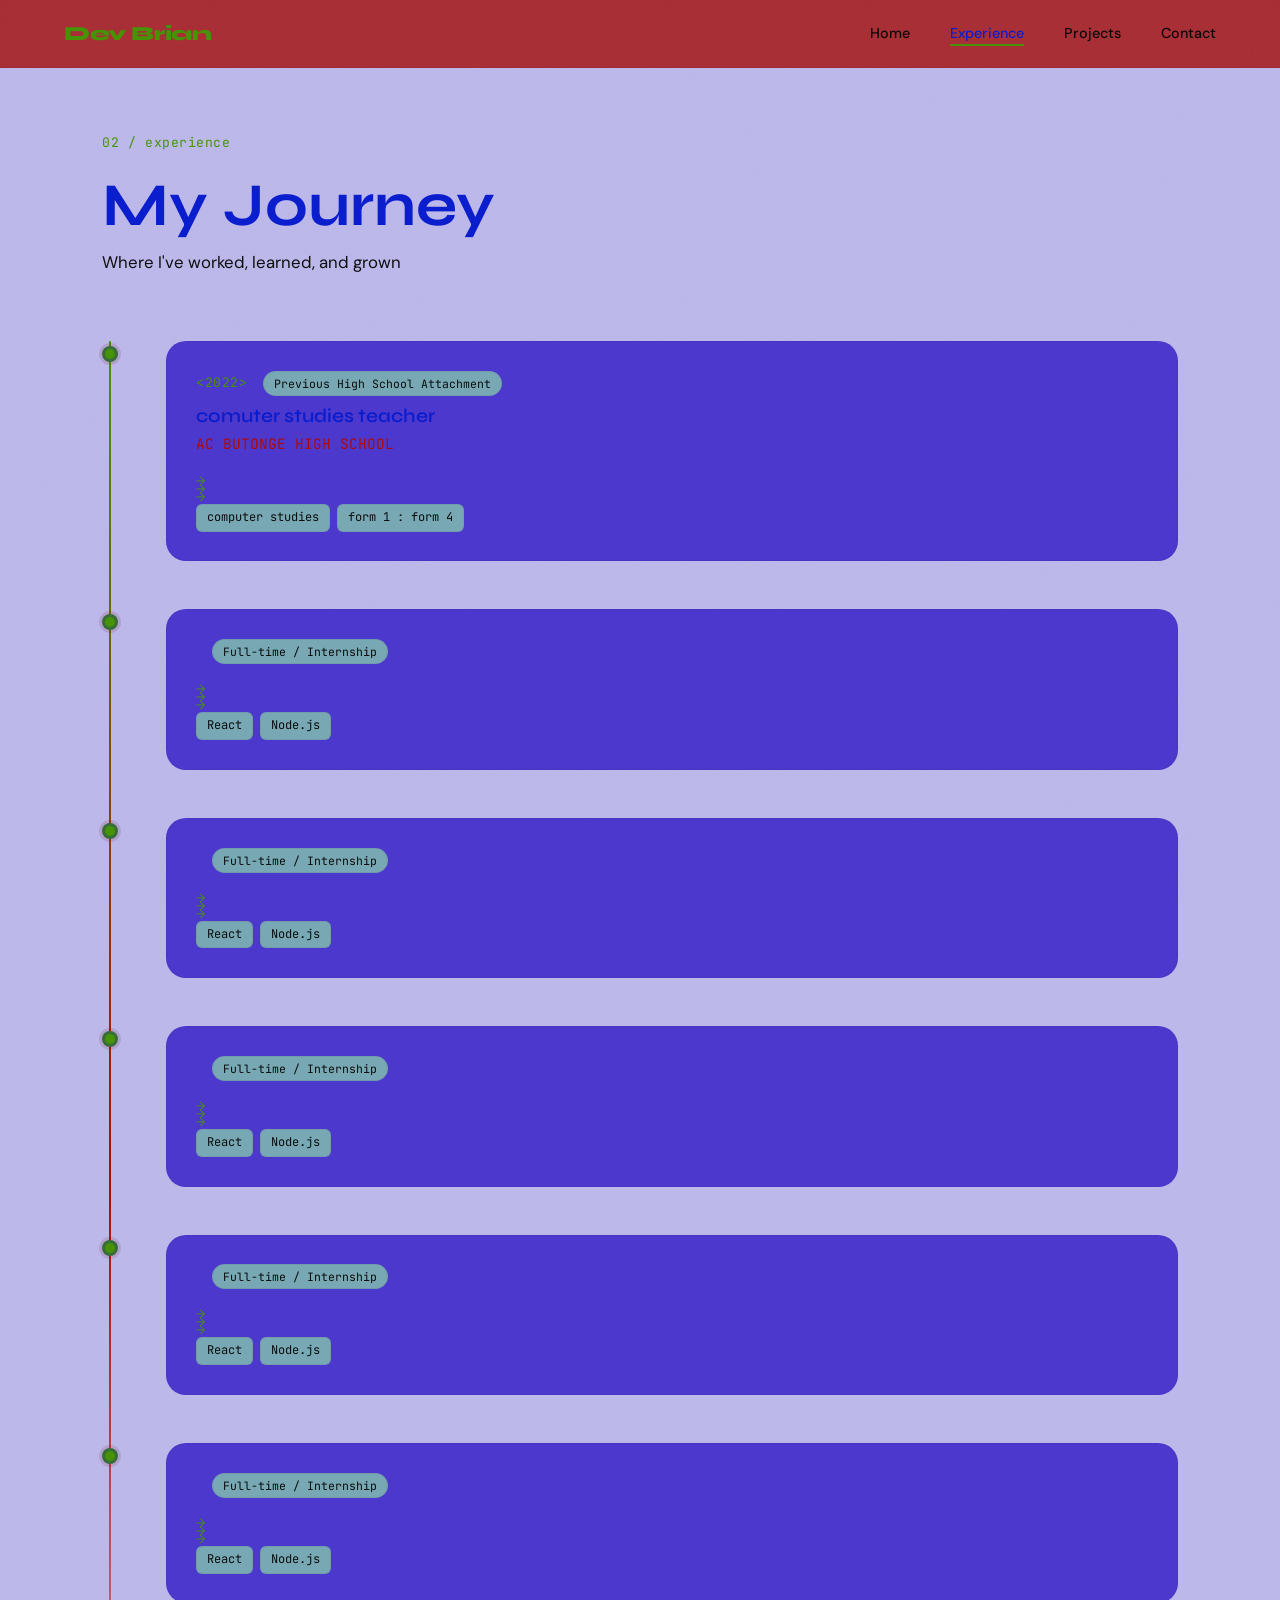
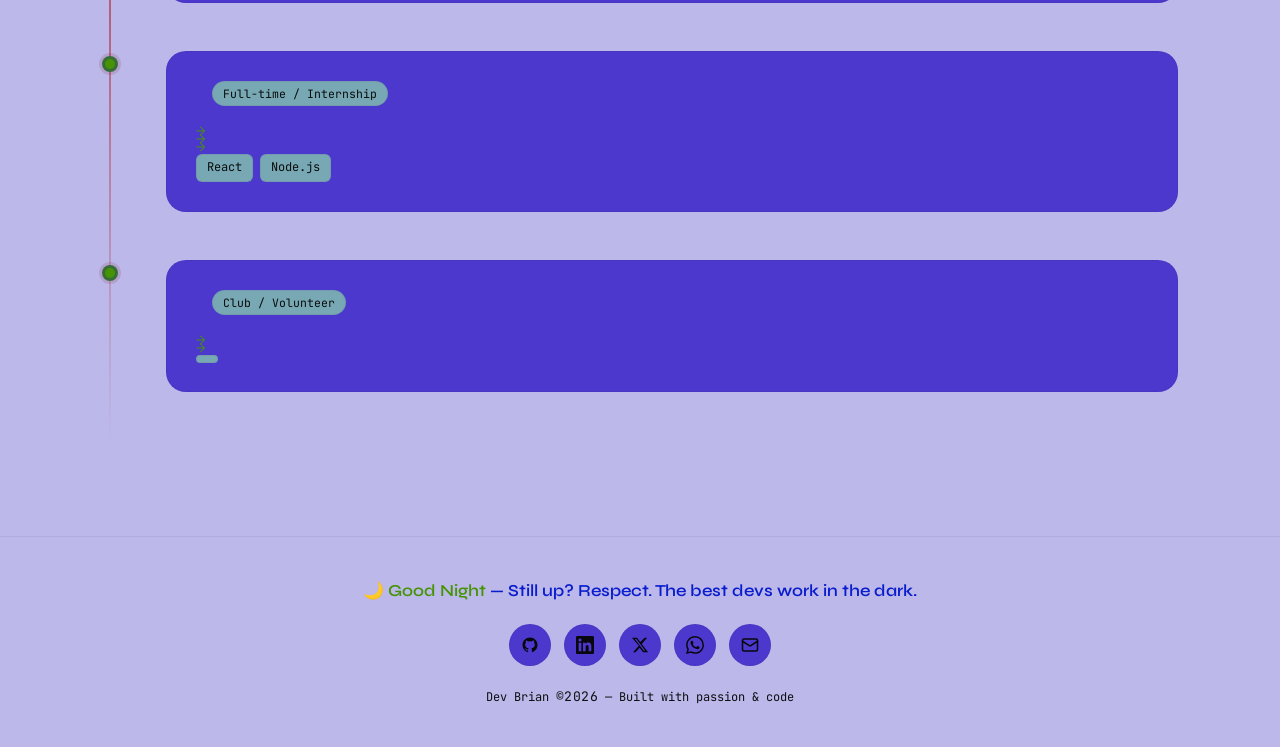
<file: experience.html>
<!DOCTYPE html>
<html lang="en">

<head>
    <meta charset="UTF-8" />
    <meta name="viewport" content="width=device-width, initial-scale=1.0" />
    <title>Dev Brian | Experience</title>
    <link rel="preconnect" href="https://fonts.googleapis.com">
    <link rel="preconnect" href="https://fonts.gstatic.com" crossorigin>
    <link
        href="https://fonts.googleapis.com/css2?family=Syne:wght@400;600;700;800&family=DM+Sans:ital,wght@0,300;0,400;0,500;1,300&family=JetBrains+Mono:wght@400;500&display=swap"
        rel="stylesheet">
    <link rel="stylesheet" href="style.css">
</head>

<body>

    <nav class="navbar">
        <div class="nav-brand">Dev Brian</div>
        <button class="nav-toggle" id="navToggle" aria-label="Toggle menu">
            <span></span><span></span><span></span>
        </button>
        <ul class="nav-links" id="navLinks">
            <li><a href="index.html">Home</a></li>
            <li><a href="experience.html" class="active">Experience</a></li>
            <li><a href="projects.html">Projects</a></li>
            <li><a href="contact.html">Contact</a></li>
        </ul>
    </nav>

    <div class="page-hero">
        <span class="section-label mono">02 / experience</span>
        <h1>My Journey</h1>
        <p>Where I've worked, learned, and grown</p>
    </div>

    <section class="experience-section">
        <div class="timeline">

            <!-- DUPLICATE THIS BLOCK TO ADD MORE EXPERIENCE -->
            <div class="timeline-item">
                <div class="timeline-dot"></div>
                <div class="timeline-content">
                    <div class="timeline-meta">
                        <span class="timeline-date mono">
                            <2022>
                        </span>
                        <span class="timeline-type">Previous High School Attachment</span>
                    </div>
                    <h3 class="timeline-role">comuter studies teacher</h3>
                    <p class="timeline-company">AC BUTONGE HIGH SCHOOL</p>
                    <ul class="timeline-bullets">
                        <li><!-- Responsibility / Achievement --></li>
                        <li><!-- Responsibility / Achievement --></li>
                        <li><!-- Responsibility / Achievement --></li>
                    </ul>
                    <div class="timeline-tags">
                        <span>computer studies</span><span>form 1 : form 4</span><!-- ADD TECH USED -->
                    </div>
                </div>
            </div>
            <div class="timeline-item">
                <div class="timeline-dot"></div>
                <div class="timeline-content">
                    <div class="timeline-meta">
                        <span class="timeline-date mono"><!-- DATE e.g. Jan 2024 - Present --></span>
                        <span class="timeline-type">Full-time / Internship</span>
                    </div>
                    <h3 class="timeline-role"><!-- JOB TITLE --></h3>
                    <p class="timeline-company"><!-- COMPANY NAME --></p>
                    <ul class="timeline-bullets">
                        <li><!-- Responsibility / Achievement --></li>
                        <li><!-- Responsibility / Achievement --></li>
                        <li><!-- Responsibility / Achievement --></li>
                    </ul>
                    <div class="timeline-tags">
                        <span>React</span><span>Node.js</span><!-- ADD TECH USED -->
                    </div>
                </div>
            </div>
            <div class="timeline-item">
                <div class="timeline-dot"></div>
                <div class="timeline-content">
                    <div class="timeline-meta">
                        <span class="timeline-date mono"><!-- DATE e.g. Jan 2024 - Present --></span>
                        <span class="timeline-type">Full-time / Internship</span>
                    </div>
                    <h3 class="timeline-role"><!-- JOB TITLE --></h3>
                    <p class="timeline-company"><!-- COMPANY NAME --></p>
                    <ul class="timeline-bullets">
                        <li><!-- Responsibility / Achievement --></li>
                        <li><!-- Responsibility / Achievement --></li>
                        <li><!-- Responsibility / Achievement --></li>
                    </ul>
                    <div class="timeline-tags">
                        <span>React</span><span>Node.js</span><!-- ADD TECH USED -->
                    </div>
                </div>
            </div>
            <div class="timeline-item">
                <div class="timeline-dot"></div>
                <div class="timeline-content">
                    <div class="timeline-meta">
                        <span class="timeline-date mono"><!-- DATE e.g. Jan 2024 - Present --></span>
                        <span class="timeline-type">Full-time / Internship</span>
                    </div>
                    <h3 class="timeline-role"><!-- JOB TITLE --></h3>
                    <p class="timeline-company"><!-- COMPANY NAME --></p>
                    <ul class="timeline-bullets">
                        <li><!-- Responsibility / Achievement --></li>
                        <li><!-- Responsibility / Achievement --></li>
                        <li><!-- Responsibility / Achievement --></li>
                    </ul>
                    <div class="timeline-tags">
                        <span>React</span><span>Node.js</span><!-- ADD TECH USED -->
                    </div>
                </div>
            </div>
            <div class="timeline-item">
                <div class="timeline-dot"></div>
                <div class="timeline-content">
                    <div class="timeline-meta">
                        <span class="timeline-date mono"><!-- DATE e.g. Jan 2024 - Present --></span>
                        <span class="timeline-type">Full-time / Internship</span>
                    </div>
                    <h3 class="timeline-role"><!-- JOB TITLE --></h3>
                    <p class="timeline-company"><!-- COMPANY NAME --></p>
                    <ul class="timeline-bullets">
                        <li><!-- Responsibility / Achievement --></li>
                        <li><!-- Responsibility / Achievement --></li>
                        <li><!-- Responsibility / Achievement --></li>
                    </ul>
                    <div class="timeline-tags">
                        <span>React</span><span>Node.js</span><!-- ADD TECH USED -->
                    </div>
                </div>
            </div>
            <div class="timeline-item">
                <div class="timeline-dot"></div>
                <div class="timeline-content">
                    <div class="timeline-meta">
                        <span class="timeline-date mono"><!-- DATE e.g. Jan 2024 - Present --></span>
                        <span class="timeline-type">Full-time / Internship</span>
                    </div>
                    <h3 class="timeline-role"><!-- JOB TITLE --></h3>
                    <p class="timeline-company"><!-- COMPANY NAME --></p>
                    <ul class="timeline-bullets">
                        <li><!-- Responsibility / Achievement --></li>
                        <li><!-- Responsibility / Achievement --></li>
                        <li><!-- Responsibility / Achievement --></li>
                    </ul>
                    <div class="timeline-tags">
                        <span>React</span><span>Node.js</span><!-- ADD TECH USED -->
                    </div>
                </div>
            </div>
            <div class="timeline-item">
                <div class="timeline-dot"></div>
                <div class="timeline-content">
                    <div class="timeline-meta">
                        <span class="timeline-date mono"><!-- DATE e.g. Jan 2024 - Present --></span>
                        <span class="timeline-type">Full-time / Internship</span>
                    </div>
                    <h3 class="timeline-role"><!-- JOB TITLE --></h3>
                    <p class="timeline-company"><!-- COMPANY NAME --></p>
                    <ul class="timeline-bullets">
                        <li><!-- Responsibility / Achievement --></li>
                        <li><!-- Responsibility / Achievement --></li>
                        <li><!-- Responsibility / Achievement --></li>
                    </ul>
                    <div class="timeline-tags">
                        <span>React</span><span>Node.js</span><!-- ADD TECH USED -->
                    </div>
                </div>
            </div>

            <div class="timeline-item">
                <div class="timeline-dot"></div>
                <div class="timeline-content">
                    <div class="timeline-meta">
                        <span class="timeline-date mono"><!-- DATE --></span>
                        <span class="timeline-type">Club / Volunteer</span>
                    </div>
                    <h3 class="timeline-role"><!-- ROLE --></h3>
                    <p class="timeline-company"><!-- ORGANIZATION --></p>
                    <ul class="timeline-bullets">
                        <li><!-- Responsibility --></li>
                        <li><!-- Responsibility --></li>
                    </ul>
                    <div class="timeline-tags">
                        <span><!-- Skill --></span>
                    </div>
                </div>
            </div>

        </div>
    </section>

    <footer class="footer">
        <p class="footer-greeting" id="footerGreeting"></p>
        <div class="footer-socials">
            <a href="https://github.com/Brisoft-ke" target="_blank" class="footer-social-link" title="GitHub">
                <svg width="18" height="18" viewBox="0 0 24 24" fill="currentColor">
                    <path
                        d="M12 2C6.477 2 2 6.477 2 12c0 4.418 2.865 8.166 6.839 9.489.5.092.682-.217.682-.482 0-.237-.009-.868-.013-1.703-2.782.604-3.369-1.342-3.369-1.342-.454-1.155-1.11-1.463-1.11-1.463-.908-.62.069-.608.069-.608 1.003.07 1.531 1.03 1.531 1.03.892 1.529 2.341 1.087 2.91.832.092-.647.35-1.088.636-1.338-2.22-.253-4.555-1.11-4.555-4.943 0-1.091.39-1.984 1.029-2.683-.103-.253-.446-1.27.098-2.647 0 0 .84-.269 2.75 1.025A9.564 9.564 0 0112 6.844a9.59 9.59 0 012.504.337c1.909-1.294 2.747-1.025 2.747-1.025.546 1.377.202 2.394.1 2.647.64.699 1.028 1.592 1.028 2.683 0 3.842-2.339 4.687-4.566 4.935.359.309.678.919.678 1.852 0 1.336-.012 2.415-.012 2.741 0 .267.18.578.688.48C19.138 20.163 22 16.418 22 12c0-5.523-4.477-10-10-10z" />
                </svg>
            </a>
            <a href="https://linkedin.com/in/dev-brian-3a4707363" target="_blank" class="footer-social-link"
                title="LinkedIn">
                <svg width="18" height="18" viewBox="0 0 24 24" fill="currentColor">
                    <path
                        d="M20.447 20.452h-3.554v-5.569c0-1.328-.027-3.037-1.852-3.037-1.853 0-2.136 1.445-2.136 2.939v5.667H9.351V9h3.414v1.561h.046c.477-.9 1.637-1.85 3.37-1.85 3.601 0 4.267 2.37 4.267 5.455v6.286zM5.337 7.433a2.062 2.062 0 01-2.063-2.065 2.064 2.064 0 112.063 2.065zm1.782 13.019H3.555V9h3.564v11.452zM22.225 0H1.771C.792 0 0 .774 0 1.729v20.542C0 23.227.792 24 1.771 24h20.451C23.2 24 24 23.227 24 22.271V1.729C24 .774 23.2 0 22.222 0h.003z" />
                </svg>
            </a>
            <a href="https://twitter.com/dev_brianke" target="_blank" class="footer-social-link" title="Twitter / X">
                <svg width="18" height="18" viewBox="0 0 24 24" fill="currentColor">
                    <path
                        d="M18.244 2.25h3.308l-7.227 8.26 8.502 11.24H16.17l-4.714-6.231-5.401 6.231H2.744l7.737-8.835L1.254 2.25H8.08l4.253 5.622zm-1.161 17.52h1.833L7.084 4.126H5.117z" />
                </svg>
            </a>
            <a href="https://wa.me/254721611767" target="_blank" class="footer-social-link" title="WhatsApp">
                <svg width="18" height="18" viewBox="0 0 24 24" fill="currentColor">
                    <path
                        d="M17.472 14.382c-.297-.149-1.758-.867-2.03-.967-.273-.099-.471-.148-.67.15-.197.297-.767.966-.94 1.164-.173.199-.347.223-.644.075-.297-.15-1.255-.463-2.39-1.475-.883-.788-1.48-1.761-1.653-2.059-.173-.297-.018-.458.13-.606.134-.133.298-.347.446-.52.149-.174.198-.298.298-.497.099-.198.05-.371-.025-.52-.075-.149-.669-1.612-.916-2.207-.242-.579-.487-.5-.669-.51-.173-.008-.371-.01-.57-.01-.198 0-.52.074-.792.372-.272.297-1.04 1.016-1.04 2.479 0 1.462 1.065 2.875 1.213 3.074.149.198 2.096 3.2 5.077 4.487.709.306 1.262.489 1.694.625.712.227 1.36.195 1.871.118.571-.085 1.758-.719 2.006-1.413.248-.694.248-1.289.173-1.413-.074-.124-.272-.198-.57-.347m-5.421 7.403h-.004a9.87 9.87 0 01-5.031-1.378l-.361-.214-3.741.982.998-3.648-.235-.374a9.86 9.86 0 01-1.51-5.26c.001-5.45 4.436-9.884 9.888-9.884 2.64 0 5.122 1.03 6.988 2.898a9.825 9.825 0 012.893 6.994c-.003 5.45-4.437 9.884-9.885 9.884m8.413-18.297A11.815 11.815 0 0012.05 0C5.495 0 .16 5.335.157 11.892c0 2.096.547 4.142 1.588 5.945L.057 24l6.305-1.654a11.882 11.882 0 005.683 1.448h.005c6.554 0 11.89-5.335 11.893-11.893a11.821 11.821 0 00-3.48-8.413z" />
                </svg>
            </a>
            <a href="mailto:wamalwabrian337@gmail.com" class="footer-social-link" title="Email">
                <svg width="18" height="18" viewBox="0 0 24 24" fill="none" stroke="currentColor" stroke-width="2"
                    stroke-linecap="round" stroke-linejoin="round">
                    <rect x="2" y="4" width="20" height="16" rx="2" />
                    <path d="m22 7-8.97 5.7a1.94 1.94 0 0 1-2.06 0L2 7" />
                </svg>
            </a>
        </div>
        <p class="footer-copy">Dev Brian <span class="mono">©2026</span> — Built with passion & code</p>
    </footer>

    <script src="main.js"></script>
</body>

</html>
</file>
<file: style.css>
/* ============================================================
   DEV BRIAN PORTFOLIO — style.css
   Dark theme · Syne + DM Sans + JetBrains Mono
   ============================================================ */

/* ---------- RESET & VARIABLES ---------- */
*,
*::before,
*::after {
    box-sizing: border-box;
    margin: 0;
    padding: 0;
}

:root {
    --bg: #1509b649;
    --bg2: hsl(248, 59%, 51%);
    --bg3: rgb(119, 168, 180);
    --border: rgba(50, 2, 82, 0.07);
    --text: #0a1dce;
    --text-muted: #050505f3;
    --accent: #469406;
    /* electric mint */
    --accent2: #ac0b0b;
    /* cobalt blue */
    --accent-dim: rgba(107, 5, 5, 0.12);
    --font-display: 'Syne', sans-serif;
    --font-body: 'DM Sans', sans-serif;
    --font-mono: 'JetBrains Mono', monospace;
    --radius: 12px;
    --radius-lg: 20px;
    --nav-h: 68px;
    --transition: 0.3s cubic-bezier(0.4, 0, 0.2, 1);
}

html {
    scroll-behavior: smooth;
}

body {
    background: var(--bg);
    color: var(--text);
    font-family: var(--font-body);
    font-size: 16px;
    line-height: 1.65;
    min-height: 100vh;
    overflow-x: hidden;
}

/* noise grain overlay */
body::before {
    content: '';
    position: fixed;
    inset: 0;
    background-image: url("data:image/svg+xml,%3Csvg viewBox='0 0 256 256' xmlns='http://www.w3.org/2000/svg'%3E%3Cfilter id='n'%3E%3CfeTurbulence type='fractalNoise' baseFrequency='0.9' numOctaves='4' stitchTiles='stitch'/%3E%3C/filter%3E%3Crect width='100%25' height='100%25' filter='url(%23n)' opacity='0.03'/%3E%3C/svg%3E");
    pointer-events: none;
    z-index: 0;
    opacity: 0.5;
}

/* ---------- TYPOGRAPHY ---------- */
h1,
h2,
h3 {
    font-family: var(--font-display);
    font-weight: 700;
    line-height: 1.15;
}

h1 {
    font-size: clamp(2.8rem, 7vw, 5.5rem);
}

h2 {
    font-size: clamp(1.8rem, 4vw, 2.8rem);
}

h3 {
    font-size: 1.15rem;
    font-weight: 600;
}

.mono {
    font-family: var(--font-mono);
    font-size: 0.82rem;
    letter-spacing: 0.04em;
}

.accent {
    color: var(--accent);
}

a {
    color: inherit;
    text-decoration: none;
}

/* ---------- NAVBAR ---------- */
.navbar {
    position: fixed;
    top: 0;
    left: 0;
    right: 0;
    z-index: 100;
    display: flex;
    align-items: center;
    justify-content: space-between;
    height: var(--nav-h);
    padding: 0 clamp(1.5rem, 5vw, 4rem);
    background: rgba(165, 23, 23, 0.85);
    backdrop-filter: blur(16px);
    border-bottom: 1px solid var(--border);
}

.nav-brand {
    font-family: var(--font-display);
    font-weight: 800;
    font-size: 1.25rem;
    color: var(--accent);
    letter-spacing: -0.02em;
}

.nav-links {
    list-style: none;
    display: flex;
    gap: 2.5rem;
}

.nav-links a {
    font-size: 0.9rem;
    font-weight: 500;
    color: var(--text-muted);
    position: relative;
    transition: color var(--transition);
}

.nav-links a::after {
    content: '';
    position: absolute;
    bottom: -4px;
    left: 0;
    width: 0;
    height: 2px;
    background: var(--accent);
    transition: width var(--transition);
    border-radius: 2px;
}

.nav-links a:hover,
.nav-links a.active {
    color: var(--text);
}

.nav-links a:hover::after,
.nav-links a.active::after {
    width: 100%;
}

.nav-toggle {
    display: none;
    flex-direction: column;
    gap: 5px;
    background: none;
    border: none;
    cursor: pointer;
    padding: 4px;
}

.nav-toggle span {
    display: block;
    width: 24px;
    height: 2px;
    background: var(--text);
    border-radius: 2px;
    transition: var(--transition);
}

/* ---------- HERO ---------- */
.hero {
    min-height: 100vh;
    padding: calc(var(--nav-h) + 4rem) clamp(1.5rem, 8vw, 8rem) 5rem;
    display: flex;
    align-items: center;
    gap: 4rem;
    position: relative;
}

/* radial glow behind hero */
.hero::after {
    content: '';
    position: absolute;
    top: 15%;
    left: 55%;
    width: 600px;
    height: 600px;
    background: radial-gradient(circle, rgba(110, 255, 194, 0.07) 0%, transparent 70%);
    pointer-events: none;
}

.hero-left {
    flex: 1;
    max-width: 600px;
}

.hero-right {
    flex: 0 0 340px;
    position: relative;
    display: flex;
    justify-content: center;
}

.hero-tag {
    display: inline-flex;
    align-items: center;
    gap: 8px;
    background: var(--accent-dim);
    border: 1px solid rgba(110, 255, 194, 0.2);
    border-radius: 100px;
    padding: 6px 14px;
    font-size: 0.78rem;
    font-family: var(--font-mono);
    color: var(--accent);
    margin-bottom: 1.5rem;
    animation: fadeUp 0.6s ease both;
}

.dot {
    width: 7px;
    height: 7px;
    border-radius: 50%;
    background: var(--accent);
    animation: pulse 2s ease infinite;
}

@keyframes pulse {

    0%,
    100% {
        opacity: 1;
        transform: scale(1);
    }

    50% {
        opacity: 0.4;
        transform: scale(0.7);
    }
}

.hero-name {
    animation: fadeUp 0.7s 0.1s ease both;
    margin-bottom: 0.5rem;
}

.hero-title {
    font-family: var(--font-mono);
    font-size: 0.95rem;
    color: var(--accent2);
    letter-spacing: 0.08em;
    text-transform: uppercase;
    margin-bottom: 1.4rem;
    animation: fadeUp 0.7s 0.2s ease both;
}

.hero-bio {
    font-size: 1.05rem;
    color: var(--text-muted);
    max-width: 480px;
    margin-bottom: 2rem;
    font-weight: 300;
    animation: fadeUp 0.7s 0.3s ease both;
}

.hero-cta {
    display: flex;
    gap: 1rem;
    flex-wrap: wrap;
    margin-bottom: 2.5rem;
    animation: fadeUp 0.7s 0.4s ease both;
}

.btn-primary {
    display: inline-block;
    background: var(--accent);
    color: #0a0a0c;
    font-family: var(--font-display);
    font-weight: 700;
    font-size: 0.9rem;
    padding: 0.8rem 1.8rem;
    border-radius: var(--radius);
    transition: var(--transition);
    letter-spacing: 0.02em;
    border: 2px solid var(--accent);
}

.btn-primary:hover {
    background: transparent;
    color: var(--accent);
    transform: translateY(-2px);
    box-shadow: 0 8px 30px rgba(110, 255, 194, 0.15);
}

.btn-outline {
    display: inline-block;
    background: transparent;
    color: var(--text);
    font-family: var(--font-display);
    font-weight: 600;
    font-size: 0.9rem;
    padding: 0.8rem 1.8rem;
    border-radius: var(--radius);
    border: 2px solid var(--border);
    transition: var(--transition);
}

.btn-outline:hover {
    border-color: var(--accent);
    color: var(--accent);
    transform: translateY(-2px);
}

.hero-stats {
    display: flex;
    align-items: center;
    gap: 1.5rem;
    animation: fadeUp 0.7s 0.5s ease both;
}

.stat {
    display: flex;
    flex-direction: column;
}

.stat-num {
    font-family: var(--font-display);
    font-size: 1.6rem;
    font-weight: 800;
    color: var(--text);
}

.stat-label {
    font-size: 0.75rem;
    color: var(--text-muted);
}

.stat-divider {
    width: 1px;
    height: 40px;
    background: var(--border);
}

/* Hero image */
.hero-img-wrap {
    position: relative;
    width: 260px;
    height: 260px;
    animation: fadeUp 0.8s 0.3s ease both;
}

.hero-img-ring {
    position: absolute;
    inset: -12px;
    border-radius: 50%;
    border: 2px dashed rgba(110, 255, 194, 0.3);
    animation: spin 20s linear infinite;
}

@keyframes spin {
    to {
        transform: rotate(360deg);
    }
}

.hero-img {
    width: 260px;
    height: 260px;
    border-radius: 50%;
    object-fit: cover;
    border: 3px solid var(--accent-dim);
    display: block;
}

.hero-img-placeholder {
    width: 260px;
    height: 260px;
    border-radius: 50%;
    background: var(--bg3);
    border: 3px solid var(--border);
    display: none;
    align-items: center;
    justify-content: center;
    font-family: var(--font-display);
    font-size: 3rem;
    font-weight: 800;
    color: var(--accent);
}

.floating-badge {
    position: absolute;
    background: var(--bg3);
    border: 1px solid var(--border);
    border-radius: 100px;
    padding: 8px 16px;
    font-size: 0.78rem;
    white-space: nowrap;
    box-shadow: 0 8px 32px rgba(0, 0, 0, 0.4);
}

.badge-1 {
    top: -10px;
    right: -30px;
    color: var(--accent);
    animation: float1 4s ease-in-out infinite;
}

.badge-2 {
    bottom: 10px;
    left: -30px;
    animation: float2 4s 1s ease-in-out infinite;
}

@keyframes float1 {

    0%,
    100% {
        transform: translateY(0)
    }

    50% {
        transform: translateY(-10px)
    }
}

@keyframes float2 {

    0%,
    100% {
        transform: translateY(0)
    }

    50% {
        transform: translateY(8px)
    }
}

/* ---------- SECTION COMMONS ---------- */
.section-header {
    text-align: center;
    margin-bottom: 3.5rem;
}

.section-label {
    display: inline-block;
    color: var(--accent);
    margin-bottom: 0.6rem;
}

.section-sub {
    color: var(--text-muted);
    margin-top: 0.6rem;
    font-size: 1rem;
}

/* ---------- SKILLS SECTION ---------- */
.skills-section {
    padding: 6rem clamp(1.5rem, 8vw, 8rem);
    position: relative;
}

.skills-grid {
    display: grid;
    grid-template-columns: repeat(auto-fit, minmax(260px, 1fr));
    gap: 1.5rem;
}

.skill-card {
    background: var(--bg2);
    border: 1px solid var(--border);
    border-radius: var(--radius-lg);
    padding: 2rem;
    transition: var(--transition);
    position: relative;
    overflow: hidden;
}

.skill-card::before {
    content: '';
    position: absolute;
    inset: 0;
    background: linear-gradient(135deg, rgba(110, 255, 194, 0.04) 0%, transparent 60%);
    opacity: 0;
    transition: var(--transition);
}

.skill-card:hover {
    border-color: rgba(110, 255, 194, 0.25);
    transform: translateY(-4px);
}

.skill-card:hover::before {
    opacity: 1;
}

.skill-card-icon {
    font-size: 1.8rem;
    margin-bottom: 0.8rem;
}

.skill-card h3 {
    margin-bottom: 1rem;
    font-size: 1rem;
    color: var(--text);
}

.skill-tags {
    display: flex;
    flex-wrap: wrap;
    gap: 0.5rem;
}

.skill-tags span {
    background: var(--bg3);
    border: 1px solid var(--border);
    border-radius: 6px;
    padding: 4px 10px;
    font-size: 0.78rem;
    font-family: var(--font-mono);
    color: var(--text-muted);
    transition: var(--transition);
}

.skill-card:hover .skill-tags span {
    border-color: rgba(110, 255, 194, 0.15);
    color: var(--text);
}

/* ---------- ABOUT STRIP ---------- */
.about-strip {
    margin: 0 clamp(1.5rem, 8vw, 8rem) 6rem;
    background: linear-gradient(135deg, var(--bg3) 0%, #0f1a24 100%);
    border: 1px solid rgba(61, 107, 250, 0.2);
    border-radius: var(--radius-lg);
    padding: 3rem;
}

.about-strip-inner {
    display: flex;
    align-items: center;
    justify-content: space-between;
    gap: 2rem;
    flex-wrap: wrap;
}

.about-strip-text {
    font-size: 1.1rem;
    color: var(--text-muted);
    max-width: 600px;
    font-style: italic;
    font-weight: 300;
}

/* ---------- PAGE HERO (inner pages) ---------- */
.page-hero {
    padding: calc(var(--nav-h) + 4rem) clamp(1.5rem, 8vw, 8rem) 3rem;
    display: flex;
    flex-direction: column;
    gap: 0.5rem;
}

.page-hero h1 {
    font-size: clamp(2.2rem, 5vw, 3.8rem);
}

.page-hero p {
    color: var(--text-muted);
    font-size: 1.05rem;
}

/* ---------- EXPERIENCE / TIMELINE ---------- */
.experience-section {
    padding: 1rem clamp(1.5rem, 8vw, 8rem) 6rem;
}

.timeline {
    position: relative;
    padding-left: 2rem;
}

.timeline::before {
    content: '';
    position: absolute;
    left: 7px;
    top: 0;
    bottom: 0;
    width: 2px;
    background: linear-gradient(to bottom, var(--accent), var(--accent2), transparent);
    border-radius: 2px;
}

.timeline-item {
    position: relative;
    padding-bottom: 3rem;
    padding-left: 2rem;
}

.timeline-dot {
    position: absolute;
    left: -2rem;
    top: 5px;
    width: 16px;
    height: 16px;
    border-radius: 50%;
    background: var(--accent);
    border: 3px solid var(--bg);
    box-shadow: 0 0 0 3px var(--accent-dim);
}

.timeline-content {
    background: var(--bg2);
    border: 1px solid var(--border);
    border-radius: var(--radius-lg);
    padding: 1.8rem;
    transition: var(--transition);
}

.timeline-content:hover {
    border-color: rgba(29, 4, 58, 0.2);
    transform: translateX(4px);
}

.timeline-meta {
    display: flex;
    gap: 1rem;
    align-items: center;
    margin-bottom: 0.6rem;
    flex-wrap: wrap;
}

.timeline-date {
    color: var(--accent);
}

.timeline-type {
    background: var(--bg3);
    border: 1px solid var(--border);
    padding: 2px 10px;
    border-radius: 100px;
    font-size: 0.72rem;
    color: var(--text-muted);
    font-family: var(--font-mono);
}

.timeline-role {
    font-size: 1.2rem;
    margin-bottom: 0.3rem;
    font-family: var(--font-display);
}

.timeline-company {
    color: var(--accent2);
    font-size: 0.9rem;
    margin-bottom: 1rem;
    font-family: var(--font-mono);
}

.timeline-bullets {
    list-style: none;
    display: flex;
    flex-direction: column;
    gap: 0.5rem;
    margin-bottom: 1rem;
}

.timeline-bullets li {
    color: var(--text-muted);
    font-size: 0.92rem;
    padding-left: 1.2rem;
    position: relative;
}

.timeline-bullets li::before {
    content: '→';
    position: absolute;
    left: 0;
    color: var(--accent);
    font-size: 0.75rem;
}

.timeline-tags {
    display: flex;
    flex-wrap: wrap;
    gap: 0.4rem;
}

.timeline-tags span {
    background: var(--bg3);
    border: 1px solid var(--border);
    padding: 3px 10px;
    border-radius: 6px;
    font-size: 0.75rem;
    font-family: var(--font-mono);
    color: var(--text-muted);
}

/* ---------- PROJECTS ---------- */
.projects-section {
    padding: 1rem clamp(1.5rem, 8vw, 8rem) 6rem;
}

.filter-bar {
    display: flex;
    gap: 0.6rem;
    flex-wrap: wrap;
    margin-bottom: 2.5rem;
}

.filter-btn {
    background: var(--bg2);
    border: 1px solid var(--border);
    border-radius: 100px;
    padding: 6px 18px;
    font-size: 0.82rem;
    font-family: var(--font-mono);
    color: var(--text-muted);
    cursor: pointer;
    transition: var(--transition);
}

.filter-btn:hover,
.filter-btn.active {
    background: var(--accent-dim);
    border-color: var(--accent);
    color: var(--accent);
}

.projects-grid {
    display: grid;
    grid-template-columns: repeat(auto-fill, minmax(320px, 1fr));
    gap: 1.8rem;
}

.project-card {
    background: var(--bg2);
    border: 1px solid var(--border);
    border-radius: var(--radius-lg);
    overflow: hidden;
    transition: var(--transition);
}

.project-card:hover {
    border-color: rgba(110, 255, 194, 0.2);
    transform: translateY(-6px);
    box-shadow: 0 20px 60px rgba(0, 0, 0, 0.4);
}

.project-img-wrap {
    position: relative;
    overflow: hidden;
    height: 200px;
    background: var(--bg3);
}

.project-img-wrap img {
    width: 100%;
    height: 100%;
    object-fit: cover;
    display: block;
    transition: transform 0.5s ease;
}

.project-card:hover .project-img-wrap img {
    transform: scale(1.05);
}

.project-img-wrap.no-img {
    display: flex;
    align-items: center;
    justify-content: center;
    font-family: var(--font-mono);
    color: var(--text-muted);
    font-size: 0.8rem;
}

.project-img-wrap.no-img::after {
    content: 'No preview';
}

.project-overlay {
    position: absolute;
    inset: 0;
    background: rgba(10, 10, 12, 0.85);
    display: flex;
    align-items: center;
    justify-content: center;
    gap: 1rem;
    opacity: 0;
    transition: var(--transition);
}

.project-card:hover .project-overlay {
    opacity: 1;
}

.project-link,
.project-link-gh {
    padding: 8px 16px;
    border-radius: var(--radius);
    font-size: 0.82rem;
    font-family: var(--font-mono);
    transition: var(--transition);
}

.project-link {
    background: var(--accent);
    color: #040441;
    font-weight: 600;
}

.project-link:hover {
    background: #fff;
}

.project-link-gh {
    background: var(--bg3);
    color: var(--text);
    border: 1px solid var(--border);
}

.project-link-gh:hover {
    border-color: var(--accent);
    color: var(--accent);
}

.project-info {
    padding: 1.5rem;
}

.project-meta {
    display: flex;
    justify-content: space-between;
    align-items: center;
    margin-bottom: 0.6rem;
}

.project-cat {
    color: var(--accent);
}

.project-year {
    color: var(--text-muted);
}

.project-info h3 {
    margin-bottom: 0.5rem;
}

.project-info p {
    font-size: 0.9rem;
    color: var(--text-muted);
    margin-bottom: 1rem;
}

.project-stack {
    display: flex;
    flex-wrap: wrap;
    gap: 0.4rem;
}

.project-stack span {
    background: var(--bg3);
    border: 1px solid var(--border);
    padding: 3px 10px;
    border-radius: 6px;
    font-size: 0.75rem;
    font-family: var(--font-mono);
    color: var(--text-muted);
}

/* ---------- CONTACT ---------- */
.contact-section {
    padding: 1rem clamp(1.5rem, 8vw, 8rem) 6rem;
}

.contact-grid {
    display: grid;
    grid-template-columns: 1fr 1.4fr;
    gap: 4rem;
    align-items: start;
}

.contact-info h2 {
    margin-bottom: 1rem;
}

.contact-sub {
    color: var(--text-muted);
    margin-bottom: 2rem;
    font-size: 1rem;
}

.contact-links {
    display: flex;
    flex-direction: column;
    gap: 1rem;
}

.contact-item {
    display: flex;
    align-items: center;
    gap: 1rem;
    background: var(--bg2);
    border: 1px solid var(--border);
    border-radius: var(--radius);
    padding: 1rem 1.2rem;
    transition: var(--transition);
}

.contact-item:hover {
    border-color: rgba(23, 190, 8, 0.25);
    transform: translateX(4px);
}

.contact-icon {
    font-size: 1.4rem;
}

.contact-item-label {
    display: block;
    color: var(--accent);
    margin-bottom: 2px;
}

.contact-item-value {
    color: var(--text-muted);
    font-size: 0.9rem;
}

/* Contact form */
.contact-form {
    display: flex;
    flex-direction: column;
    gap: 1.2rem;
}

.form-group {
    display: flex;
    flex-direction: column;
    gap: 0.4rem;
}

.form-group label {
    font-size: 0.82rem;
    color: var(--text-muted);
    font-family: var(--font-mono);
    letter-spacing: 0.04em;
}

.form-group input,
.form-group textarea {
    background: var(--bg2);
    border: 1px solid var(--border);
    border-radius: var(--radius);
    padding: 0.85rem 1rem;
    color: var(--text);
    font-family: var(--font-body);
    font-size: 0.95rem;
    transition: var(--transition);
    outline: none;
    resize: vertical;
}

.form-group input:focus,
.form-group textarea:focus {
    border-color: var(--accent);
    box-shadow: 0 0 0 3px var(--accent-dim);
}

.form-group input::placeholder,
.form-group textarea::placeholder {
    color: var(--text-muted);
}

.full-width {
    width: 100%;
    justify-content: center;
    text-align: center;
}

.form-note {
    color: var(--text-muted);
    margin-top: 0.5rem;
    font-size: 0.75rem;
}

/* ---------- FOOTER ---------- */
.footer {
    border-top: 1px solid var(--border);
    padding: 2.5rem clamp(1.5rem, 8vw, 8rem);
    display: flex;
    flex-direction: column;
    align-items: center;
    gap: 1.2rem;
    font-size: 0.85rem;
    color: var(--text-muted);
    text-align: center;
}

.footer-greeting {
    font-family: var(--font-display);
    font-size: 1.05rem;
    font-weight: 600;
    color: var(--text);
}

.footer-greeting span {
    color: var(--accent);
}

.footer-socials {
    display: flex;
    gap: 0.8rem;
    flex-wrap: wrap;
    justify-content: center;
}

.footer-social-link {
    display: flex;
    align-items: center;
    justify-content: center;
    width: 42px;
    height: 42px;
    border-radius: 50%;
    background: var(--bg2);
    border: 1px solid var(--border);
    font-size: 1.1rem;
    transition: var(--transition);
    text-decoration: none;
    color: var(--text-muted);
}

.footer-social-link:hover {
    border-color: var(--accent);
    background: var(--accent-dim);
    color: var(--accent);
    transform: translateY(-3px);
    box-shadow: 0 8px 20px rgba(105, 180, 130, 0.15);
}

.footer-copy {
    font-family: var(--font-mono);
    font-size: 0.75rem;
    color: var(--text-muted);
}

/* ============================================================
   COLOR THEMES — uncomment ONE block to switch theme
   ============================================================

   HOW TO CHANGE COLOR THEME:
   1. Find the :root block at the top of this file
   2. Replace --accent and --accent2 and --accent-dim values
      with one of the presets below

   --- THEME: Cyber Yellow ---
   --accent:    #f5e642;
   --accent2:   #fa8c3d;
   --accent-dim:rgba(245,230,66,0.12);

   --- THEME: Rose Pink ---
   --accent:    #ff6eb4;
   --accent2:   #c44dff;
   --accent-dim:rgba(255,110,180,0.12);

   --- THEME: Ice Blue ---
   --accent:    #5ddcff;
   --accent2:   #3d6bfa;
   --accent-dim:rgba(93,220,255,0.12);

   --- THEME: Warm Orange ---
   --accent:    #ff8c42;
   --accent2:   #ffcc00;
   --accent-dim:rgba(255,140,66,0.12);

   --- THEME: Pure White (minimal) ---
   --accent:    #ffffff;
   --accent2:   #aaaaaa;
   --accent-dim:rgba(255,255,255,0.08);

   Current theme: Electric Mint (default)
   --accent:    #6effc2;
   --accent2:   #3d6bfa;
   --accent-dim:rgba(110,255,194,0.12);
   ============================================================ */

/* ---------- ANIMATIONS ---------- */
@keyframes fadeUp {
    from {
        opacity: 0;
        transform: translateY(24px);
    }

    to {
        opacity: 1;
        transform: translateY(0);
    }
}

/* ---------- RESPONSIVE ---------- */
@media (max-width: 900px) {
    .hero {
        flex-direction: column-reverse;
        text-align: center;
        padding-top: calc(var(--nav-h) + 3rem);
    }

    .hero-right {
        flex: 0;
    }

    .hero-left {
        max-width: 100%;
    }

    .hero-bio {
        margin-inline: auto;
    }

    .hero-cta {
        justify-content: center;
    }

    .hero-stats {
        justify-content: center;
    }

    .badge-1,
    .badge-2 {
        display: none;
    }

    .contact-grid {
        grid-template-columns: 1fr;
    }

    .about-strip-inner {
        flex-direction: column;
    }
}

@media (max-width: 640px) {
    .nav-links {
        display: none;
        flex-direction: column;
        position: fixed;
        top: var(--nav-h);
        left: 0;
        right: 0;
        background: rgba(13, 13, 41, 0.98);
        backdrop-filter: blur(20px);
        padding: 2rem;
        border-bottom: 1px solid var(--border);
        gap: 1.5rem;
    }

    .nav-links.open {
        display: flex;
    }

    .nav-toggle {
        display: flex;
    }

    .skills-grid {
        grid-template-columns: 1fr;
    }

    .projects-grid {
        grid-template-columns: 1fr;
    }
}
</file>
